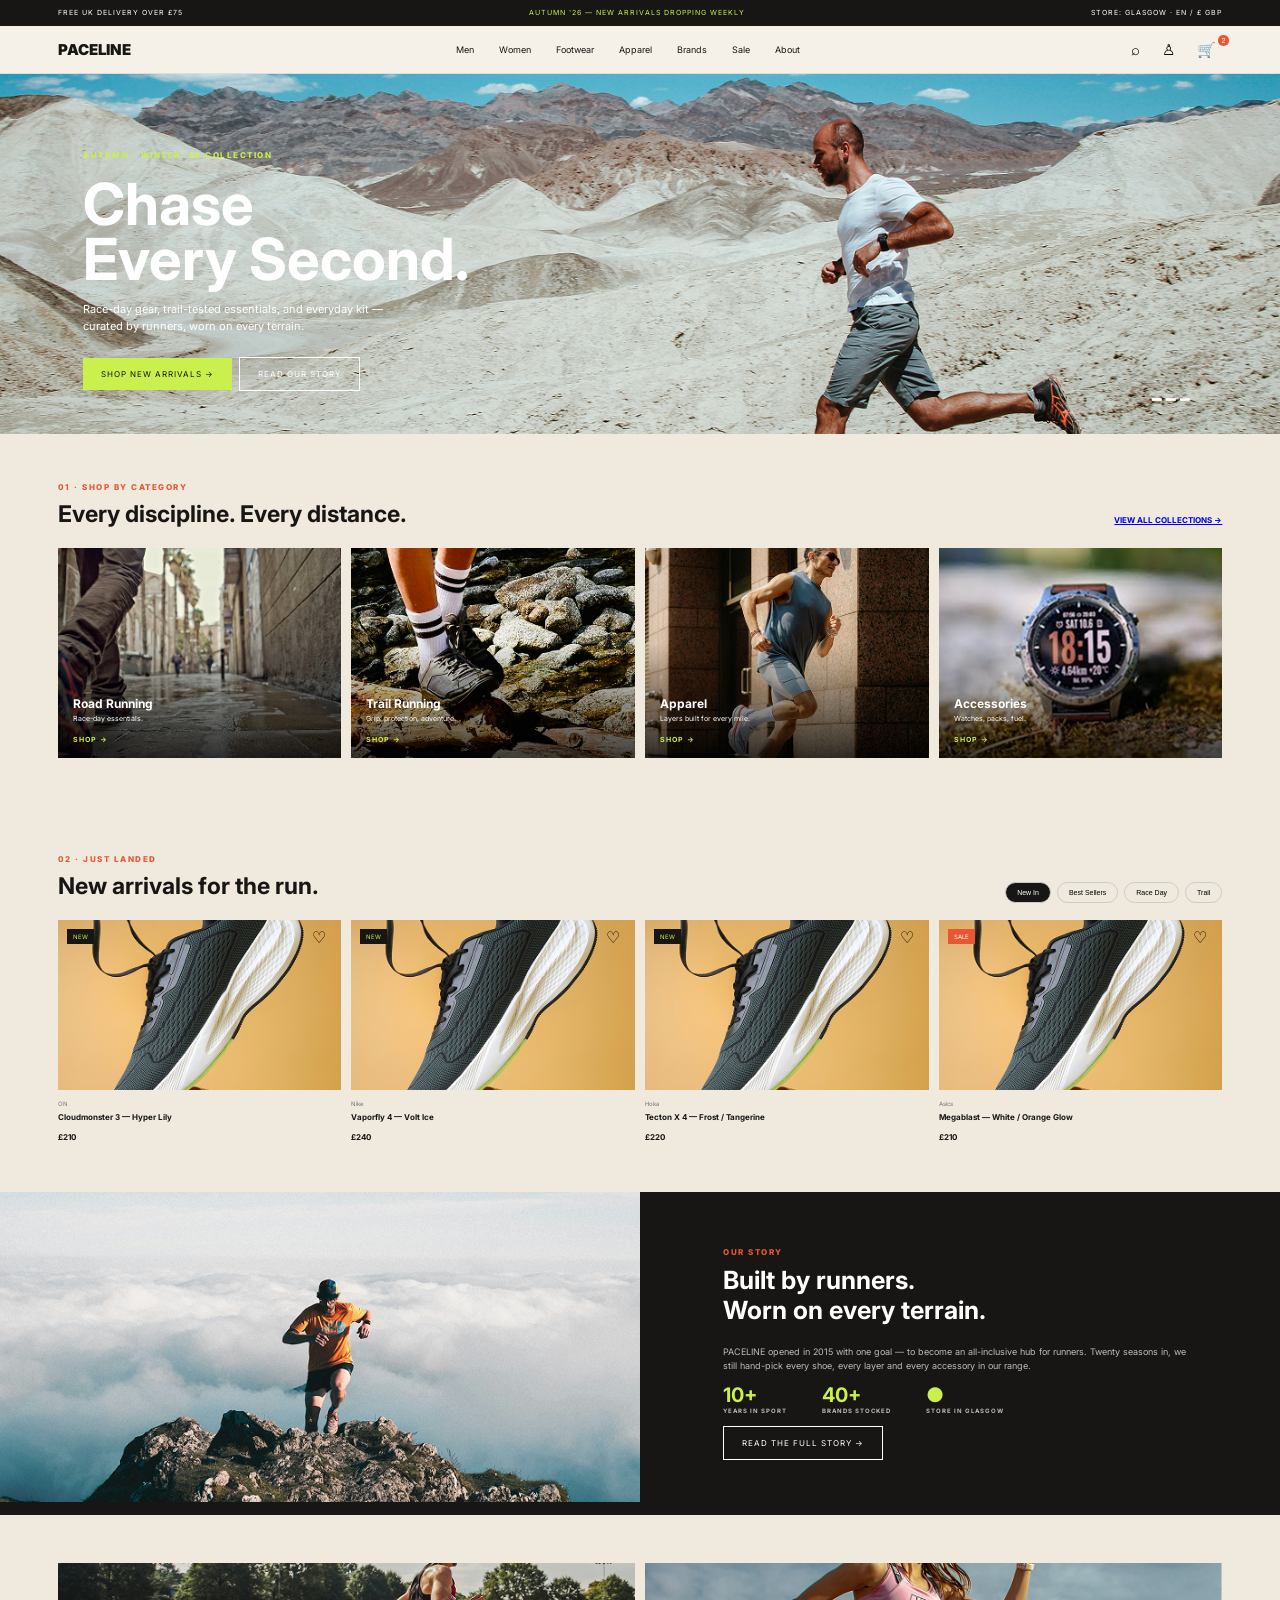
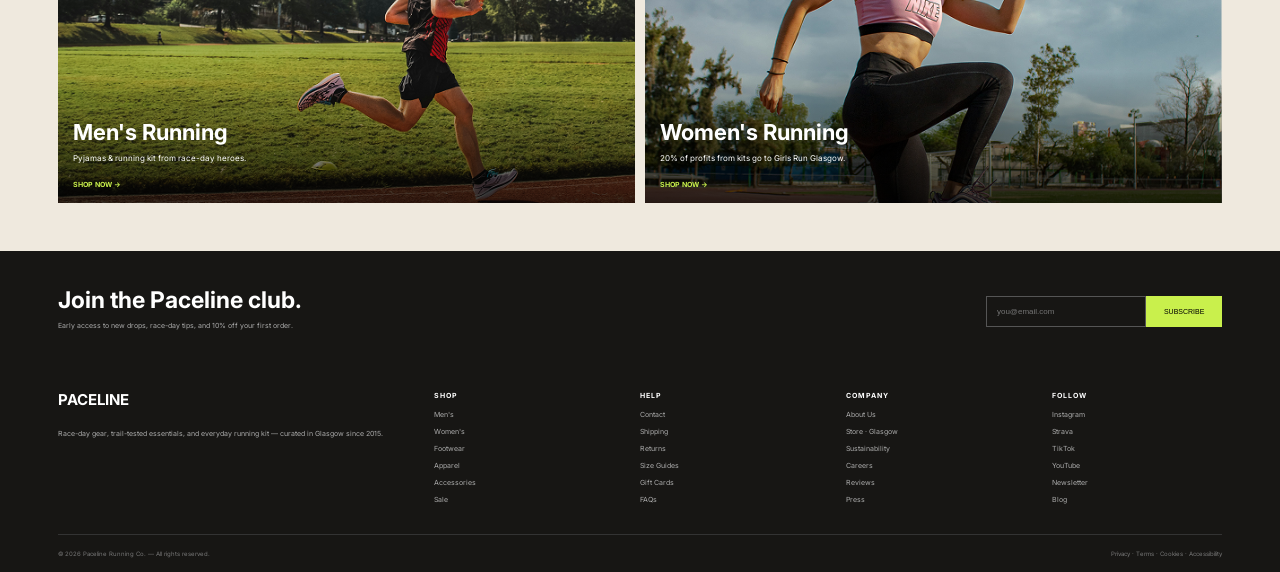
<file: index.html>
<!doctype html><html lang="en"><head><meta charset="utf-8"><meta name="viewport" content="width=device-width,initial-scale=1"><meta name="description" content="Paceline running gear"><title>Paceline — Chase Every Second</title><link rel="stylesheet" href="css/style.css"></head><body>
<a class="skip" href="#main">Skip to content</a><div class="announce">FREE UK DELIVERY OVER £75 <span>AUTUMN '26 — NEW ARRIVALS DROPPING WEEKLY</span><b>STORE: GLASGOW · EN / £ GBP</b></div>
<header class="header"><a class="logo" href="index.html">PACELINE</a><button class="hamb" aria-label="Open menu">☰</button><nav><a href="index.html">Men</a><a href="index.html">Women</a><a href="index.html">Footwear</a><a href="index.html">Apparel</a><a href="index.html">Brands</a><a href="index.html">Sale</a><a href="about.html">About</a></nav><div class="icons"><button aria-label="Search">⌕</button><button aria-label="Account">♙</button><button aria-label="Cart">🛒<i id="cartCount">2</i></button></div></header>
<main id="main">
<section class="hero"><img src="assets/images/hero_section/image1.png" alt="Runner crossing a mountain landscape"><div class="heroText"><small>AUTUMN · WINTER '26 COLLECTION</small><h1>Chase<br>Every Second.</h1><p>Race-day gear, trail-tested essentials, and everyday kit — curated by runners, worn on every terrain.</p><div><a class="limeBtn" href="#arrivals">SHOP NEW ARRIVALS →</a><a class="darkBtn" href="about.html">READ OUR STORY</a></div></div><div class="dots">━ ━ ━</div></section>
<section class="section categories"><div class="eyebrow">01 · SHOP BY CATEGORY</div><div class="sectionHead"><h2>Every discipline. Every distance.</h2><a href="#categories">VIEW ALL COLLECTIONS →</a></div><div class="catGrid" id="categories">
<a class="cat" href="#"><img src="assets/images/category_section/image1.png" alt="Road running"><div><h3>Road Running</h3><p>Race-day essentials.</p><b>SHOP →</b></div></a><a class="cat" href="#"><img src="assets/images/category_section/image2.png" alt="Trail running"><div><h3>Trail Running</h3><p>Grip, protection, adventure.</p><b>SHOP →</b></div></a><a class="cat" href="#"><img src="assets/images/category_section/image3.png" alt="Running apparel"><div><h3>Apparel</h3><p>Layers built for every mile.</p><b>SHOP →</b></div></a><a class="cat" href="#"><img src="assets/images/category_section/image4.png" alt="Running accessories"><div><h3>Accessories</h3><p>Watches, packs, fuel.</p><b>SHOP →</b></div></a></div></section>
<section class="section arrivals" id="arrivals"><div class="eyebrow">02 · JUST LANDED</div><div class="sectionHead"><h2>New arrivals for the run.</h2><div class="filters"><button class="active">New In</button><button>Best Sellers</button><button>Race Day</button><button>Trail</button></div></div><div class="products">
<div class="product" data-cat="New In"><div class="productImg"><span>NEW</span><button class="heart">♡</button><img src="assets/images/arrivals_section/image.png" alt="Cloudmonster 3 running shoe"></div><small>ON</small><h3>Cloudmonster 3 — Hyper Lily</h3><b>£210</b></div>
<div class="product" data-cat="Best Sellers"><div class="productImg"><span>NEW</span><button class="heart">♡</button><img src="assets/images/arrivals_section/image.png" alt="Vaporfly 4 running shoe"></div><small>Nike</small><h3>Vaporfly 4 — Volt Ice</h3><b>£240</b></div>
<div class="product" data-cat="Race Day"><div class="productImg"><span>NEW</span><button class="heart">♡</button><img src="assets/images/arrivals_section/image.png" alt="Tecton X 4 running shoe"></div><small>Hoka</small><h3>Tecton X 4 — Frost / Tangerine</h3><b>£220</b></div>
<div class="product" data-cat="Trail"><div class="productImg"><span class="sale">SALE</span><button class="heart">♡</button><img src="assets/images/arrivals_section/image.png" alt="Megablast running shoe"></div><small>Asics</small><h3>Megablast — White / Orange Glow</h3><b>£210</b></div></div></section>
<section class="story"><img src="assets/images/story_section/image.png" alt="Runner on a mountain"><div><div class="eyebrow">OUR STORY</div><h2>Built by runners.<br>Worn on every terrain.</h2><p>PACELINE opened in 2015 with one goal — to become an all-inclusive hub for runners. Twenty seasons in, we still hand-pick every shoe, every layer and every accessory in our range.</p><div class="stats"><b>10+<small>YEARS IN SPORT</small></b><b>40+<small>BRANDS STOCKED</small></b><b>●<small>STORE IN GLASGOW</small></b></div><a class="darkBtn" href="about.html">READ THE FULL STORY →</a></div></section>
<section class="explore"><a><img src="assets/images/explore_section/image_male.png" alt="Male runner"><div><h2>Men's Running</h2><p>Pyjamas & running kit from race-day heroes.</p><b>SHOP NOW →</b></div></a><a><img src="assets/images/explore_section/image_female.png" alt="Female runner"><div><h2>Women's Running</h2><p>20% of profits from kits go to Girls Run Glasgow.</p><b>SHOP NOW →</b></div></a></section>
</main><footer><div class="newsletter"><div><h2>Join the Paceline club.</h2><p>Early access to new drops, race-day tips, and 10% off your first order.</p></div><form id="newsletter"><input type="email" placeholder="you@email.com" required><button>SUBSCRIBE</button></form></div><div class="footerGrid"><div><h2>PACELINE</h2><p>Race-day gear, trail-tested essentials, and everyday running kit — curated in Glasgow since 2015.</p></div><div><b>SHOP</b><a>Men's</a><a>Women's</a><a>Footwear</a><a>Apparel</a><a>Accessories</a><a>Sale</a></div><div><b>HELP</b><a>Contact</a><a>Shipping</a><a>Returns</a><a>Size Guides</a><a>Gift Cards</a><a>FAQs</a></div><div><b>COMPANY</b><a>About Us</a><a>Store · Glasgow</a><a>Sustainability</a><a>Careers</a><a>Reviews</a><a>Press</a></div><div><b>FOLLOW</b><a>Instagram</a><a>Strava</a><a>TikTok</a><a>YouTube</a><a>Newsletter</a><a>Blog</a></div></div><div class="copyright">© 2026 Paceline Running Co. — All rights reserved. <span>Privacy · Terms · Cookies · Accessibility</span></div></footer><script src="js/main.js"></script></body></html>
</file>
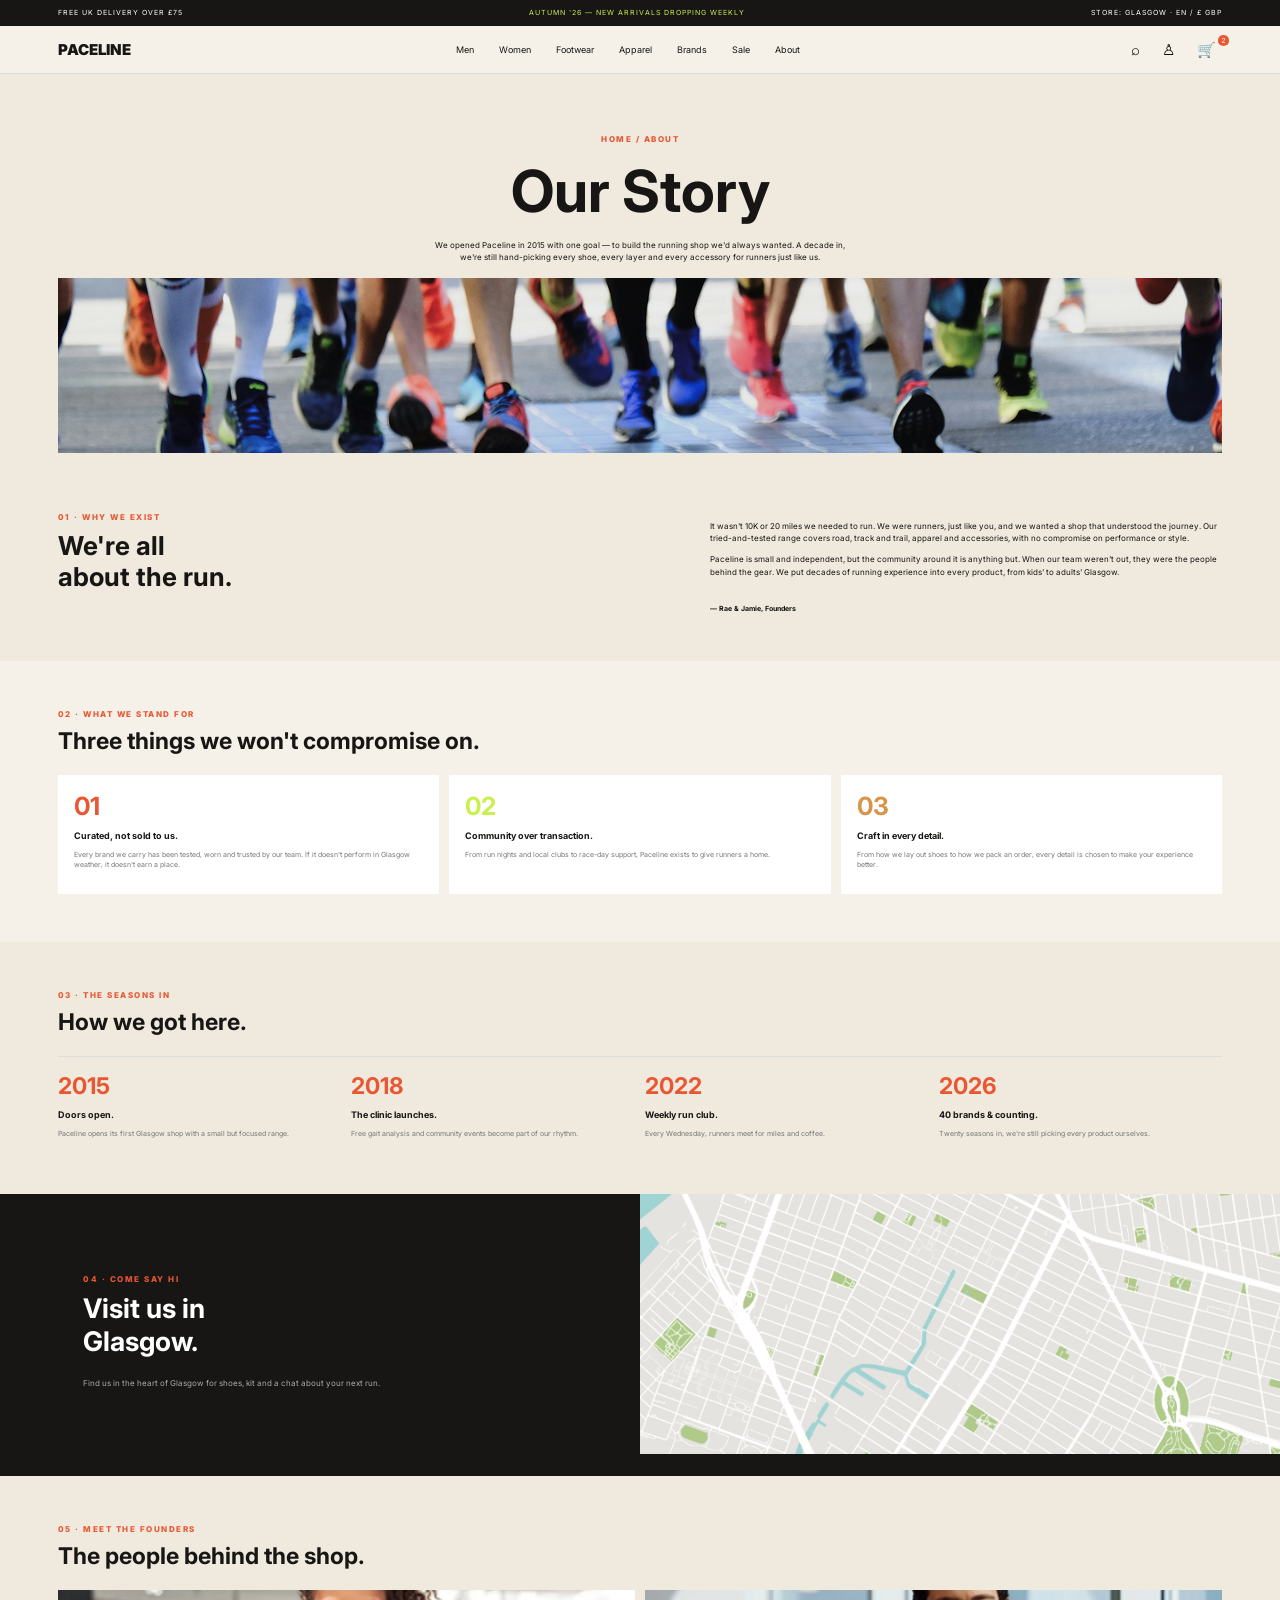
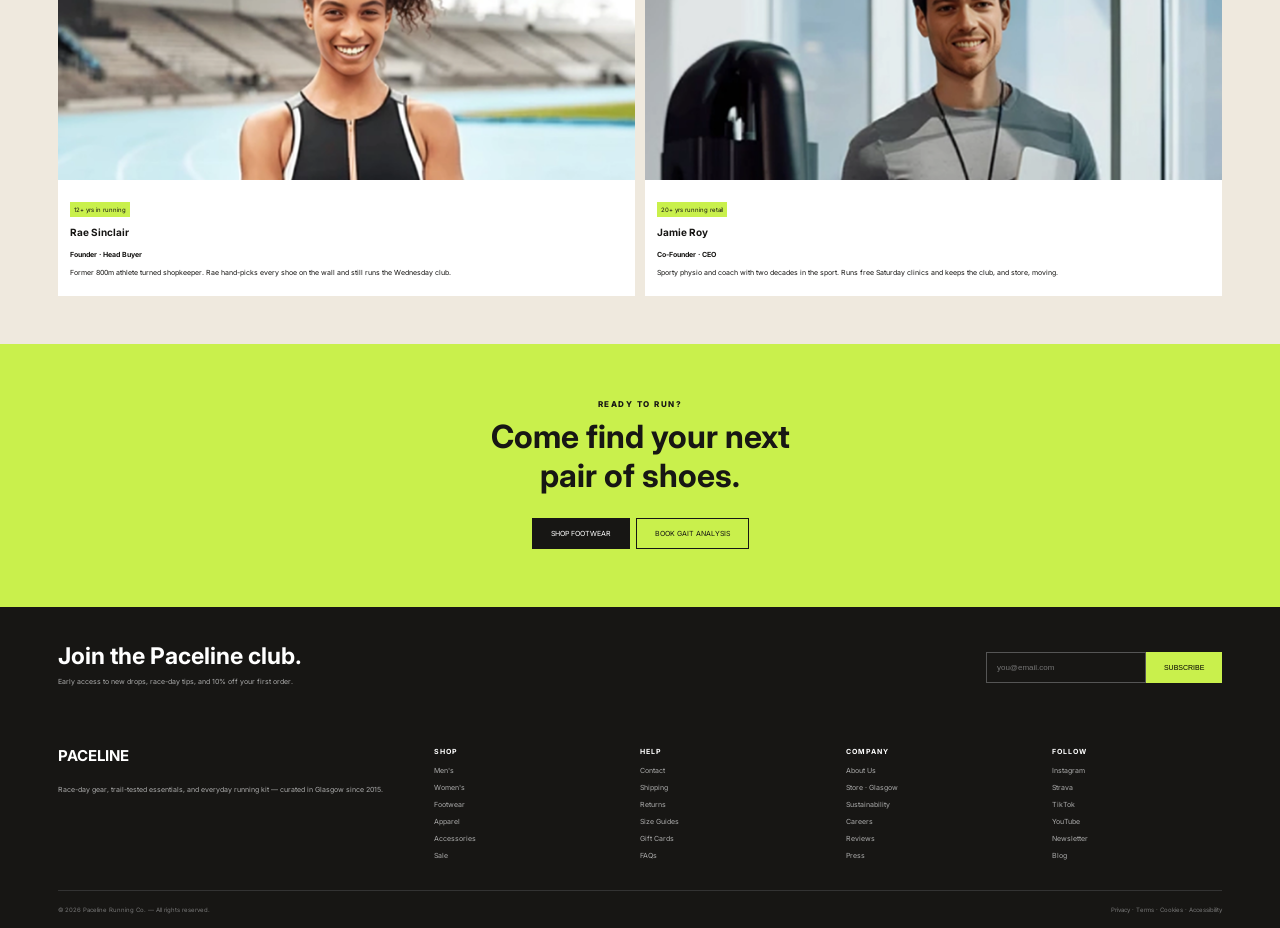
<file: about.html>
<!doctype html><html lang="en"><head><meta charset="utf-8"><meta name="viewport" content="width=device-width,initial-scale=1"><meta name="description" content="The Paceline story"><title>Paceline — Our Story</title><link rel="stylesheet" href="css/style.css"></head><body><a class="skip" href="#main">Skip to content</a><div class="announce">FREE UK DELIVERY OVER £75 <span>AUTUMN '26 — NEW ARRIVALS DROPPING WEEKLY</span><b>STORE: GLASGOW · EN / £ GBP</b></div><header class="header"><a class="logo" href="index.html">PACELINE</a><button class="hamb" aria-label="Open menu">☰</button><nav><a href="index.html">Men</a><a href="index.html">Women</a><a href="index.html">Footwear</a><a href="index.html">Apparel</a><a href="index.html">Brands</a><a href="index.html">Sale</a><a href="about.html">About</a></nav><div class="icons"><button>⌕</button><button>♙</button><button>🛒<i>2</i></button></div></header><main id="main"><section class="aboutHero"><div class="eyebrow">HOME / ABOUT</div><h1>Our Story</h1><p>We opened Paceline in 2015 with one goal — to build the running shop we'd always wanted. A decade in, we're still hand-picking every shoe, every layer and every accessory for runners just like us.</p><img src="assets/images/main_story_section/image_joggers.png" alt="Runners jogging together"></section>
<section class="why section"><div><div class="eyebrow">01 · WHY WE EXIST</div><h2>We're all<br>about the run.</h2></div><div><p>It wasn't 10K or 20 miles we needed to run. We were runners, just like you, and we wanted a shop that understood the journey. Our tried-and-tested range covers road, track and trail, apparel and accessories, with no compromise on performance or style.</p><p>Paceline is small and independent, but the community around it is anything but. When our team weren't out, they were the people behind the gear. We put decades of running experience into every product, from kids' to adults' Glasgow.</p><strong>— Rae & Jamie, Founders</strong></div></section>
<section class="three section"><div class="eyebrow">02 · WHAT WE STAND FOR</div><h2>Three things we won't compromise on.</h2><div class="threeGrid"><article><b>01</b><h3>Curated, not sold to us.</h3><p>Every brand we carry has been tested, worn and trusted by our team. If it doesn't perform in Glasgow weather, it doesn't earn a place.</p></article><article><b>02</b><h3>Community over transaction.</h3><p>From run nights and local clubs to race-day support, Paceline exists to give runners a home.</p></article><article><b>03</b><h3>Craft in every detail.</h3><p>From how we lay out shoes to how we pack an order, every detail is chosen to make your experience better.</p></article></div></section>
<section class="timeline section"><div class="eyebrow">03 · THE SEASONS IN</div><h2>How we got here.</h2><div class="timeGrid"><div><b>2015</b><h3>Doors open.</h3><p>Paceline opens its first Glasgow shop with a small but focused range.</p></div><div><b>2018</b><h3>The clinic launches.</h3><p>Free gait analysis and community events become part of our rhythm.</p></div><div><b>2022</b><h3>Weekly run club.</h3><p>Every Wednesday, runners meet for miles and coffee.</p></div><div><b>2026</b><h3>40 brands & counting.</h3><p>Twenty seasons in, we're still picking every product ourselves.</p></div></div></section>
<section class="visit"><div><div class="eyebrow">04 · COME SAY HI</div><h2>Visit us in<br>Glasgow.</h2><p>Find us in the heart of Glasgow for shoes, kit and a chat about your next run.</p></div><img src="assets/images/visit_us_section/map.png" alt="Map showing Paceline in Glasgow"></section>
<section class="founders section"><div class="eyebrow">05 · MEET THE FOUNDERS</div><h2>The people behind the shop.</h2><div class="founderGrid"><article><img src="assets/images/founders_section/image1.png" alt="Rae Sinclair"><div><span>12+ yrs in running</span><h3>Rae Sinclair</h3><b>Founder · Head Buyer</b><p>Former 800m athlete turned shopkeeper. Rae hand-picks every shoe on the wall and still runs the Wednesday club.</p></div></article><article><img src="assets/images/founders_section/image2.png" alt="Jamie Roy"><div><span>20+ yrs running retail</span><h3>Jamie Roy</h3><b>Co-Founder · CEO</b><p>Sporty physio and coach with two decades in the sport. Runs free Saturday clinics and keeps the club, and store, moving.</p></div></article></div></section>
<section class="cta"><div class="eyebrow">READY TO RUN?</div><h2>Come find your next<br>pair of shoes.</h2><div><a href="index.html#arrivals">SHOP FOOTWEAR</a><a href="#">BOOK GAIT ANALYSIS</a></div></section></main><footer><div class="newsletter"><div><h2>Join the Paceline club.</h2><p>Early access to new drops, race-day tips, and 10% off your first order.</p></div><form id="newsletter"><input type="email" placeholder="you@email.com" required><button>SUBSCRIBE</button></form></div><div class="footerGrid"><div><h2>PACELINE</h2><p>Race-day gear, trail-tested essentials, and everyday running kit — curated in Glasgow since 2015.</p></div><div><b>SHOP</b><a>Men's</a><a>Women's</a><a>Footwear</a><a>Apparel</a><a>Accessories</a><a>Sale</a></div><div><b>HELP</b><a>Contact</a><a>Shipping</a><a>Returns</a><a>Size Guides</a><a>Gift Cards</a><a>FAQs</a></div><div><b>COMPANY</b><a>About Us</a><a>Store · Glasgow</a><a>Sustainability</a><a>Careers</a><a>Reviews</a><a>Press</a></div><div><b>FOLLOW</b><a>Instagram</a><a>Strava</a><a>TikTok</a><a>YouTube</a><a>Newsletter</a><a>Blog</a></div></div><div class="copyright">© 2026 Paceline Running Co. — All rights reserved. <span>Privacy · Terms · Cookies · Accessibility</span></div></footer><script src="js/main.js"></script></body></html>
</file>
<file: css/style.css>
@import url('https://fonts.googleapis.com/css2?family=Inter:wght@400;500;600;700;800;900&display=swap');:root{--cream:#efe9de;--light:#f5f1e8;--ink:#171614;--lime:#c9f04c;--orange:#e95732}*{box-sizing:border-box}html{scroll-behavior:smooth}body{margin:0;background:var(--cream);color:var(--ink);font-family:Inter,Arial,sans-serif}.skip{position:absolute;left:-9999px}.skip:focus{left:10px;top:10px;z-index:99;background:#fff;padding:10px}.announce{height:26px;background:var(--ink);color:#fff;font-size:7px;letter-spacing:1px;padding:8px 4.5%;display:flex;justify-content:space-between}.announce span{color:var(--lime)}.announce b{font-weight:400}.header{height:48px;background:var(--light);display:flex;align-items:center;padding:0 4.5%;gap:30px;border-bottom:1px solid #ddd;position:sticky;top:0;z-index:20}.logo{font-weight:900;font-size:15px;color:var(--ink);text-decoration:none;margin-right:auto}.header nav{display:flex;gap:25px}.header nav a{font-size:9px;text-decoration:none;color:var(--ink)}.icons{display:flex;gap:10px;margin-left:auto}.icons button,.hamb{background:none;border:0;font-size:15px;cursor:pointer;position:relative}.icons i{position:absolute;font-size:7px;background:var(--orange);color:#fff;border-radius:50%;padding:2px 4px;top:-5px;right:-7px;font-style:normal}.hamb{display:none}.hero{height:360px;position:relative;color:white;overflow:hidden}.hero>img{width:100%;height:100%;object-fit:cover}.heroText{position:absolute;left:6.5%;top:68px;max-width:620px}.eyebrow,.heroText small{font-size:8px;letter-spacing:1.5px;color:var(--orange);font-weight:800}.heroText small{color:var(--lime)}h1{font-size:58px;line-height:.94;margin:15px 0}.heroText p{font-size:11px;line-height:1.5;max-width:340px}.limeBtn,.darkBtn{display:inline-block;padding:11px 18px;font-size:8px;letter-spacing:1px;text-decoration:none;margin-right:7px;margin-top:12px}.limeBtn{background:var(--lime);color:var(--ink)}.darkBtn{border:1px solid #fff;color:#fff}.dots{position:absolute;right:7%;bottom:25px;color:#fff}.section{padding:48px 4.5%}.sectionHead{display:flex;align-items:center;justify-content:space-between}.sectionHead h2,h2{font-size:23px;margin:8px 0 20px}.sectionHead>a{font-size:8px;font-weight:700}.catGrid,.products,.explore,.threeGrid,.timeGrid,.founderGrid{display:grid;gap:10px}.catGrid{grid-template-columns:repeat(4,1fr)}.cat{height:210px;position:relative;color:#fff;overflow:hidden}.cat img,.explore img{width:100%;height:100%;object-fit:cover}.cat:after,.explore a:after{content:"";position:absolute;inset:45% 0 0;background:linear-gradient(transparent,rgba(0,0,0,.75))}.cat div,.explore a div{position:absolute;z-index:2;bottom:12px;left:15px}.cat h3{font-size:12px;margin:0}.cat p,.cat b{font-size:7px;margin:3px 0}.cat b{color:var(--lime);letter-spacing:1px}.products{grid-template-columns:repeat(4,1fr)}.productImg{height:170px;background:#e8ae4c;position:relative;cursor:pointer;overflow:hidden}.productImg img{width:100%;height:100%;object-fit:cover}.productImg span{position:absolute;top:9px;left:9px;background:var(--ink);color:var(--lime);font-size:6px;padding:4px 6px;z-index:2}.productImg .sale{background:var(--orange);color:#fff}.heart{position:absolute;right:9px;top:7px;z-index:3;background:none;border:0;font-size:16px}.liked{color:#d33}.product>small{font-size:6px;color:#777}.product h3{font-size:8px;margin:2px 0}.product>b{font-size:8px}.filters{display:flex;gap:6px}.filters button{border:1px solid #ccc;background:transparent;border-radius:15px;padding:6px 11px;font-size:7px}.filters .active{background:var(--ink);color:#fff}.story{display:grid;grid-template-columns:1fr 1fr;background:var(--ink);color:#fff}.story>img{width:100%;height:310px;object-fit:cover}.story>div{padding:55px 13%}.story h2{font-size:25px}.story p{font-size:9px;line-height:1.6;color:#bbb}.stats{display:flex;gap:35px;color:var(--lime)}.stats b{font-size:20px}.stats small{display:block;font-size:6px;color:#bbb;letter-spacing:1px}.explore{grid-template-columns:1fr 1fr;padding:48px 4.5%}.explore a{height:240px;position:relative;color:#fff;overflow:hidden}.explore h2{font-size:22px;margin:0}.explore p{font-size:8px}.explore b{font-size:7px;color:var(--lime)}footer{background:var(--ink);color:#fff;padding:35px 4.5% 15px}.newsletter{display:flex;justify-content:space-between;align-items:center}.newsletter h2{margin:0}.newsletter p,footer p{font-size:7px;color:#aaa}.newsletter form{display:flex}.newsletter input{width:160px;background:transparent;border:1px solid #555;color:#fff;padding:10px;font-size:8px}.newsletter button{background:var(--lime);border:0;padding:0 18px;font-size:7px}.footerGrid{display:grid;grid-template-columns:2fr repeat(4,1fr);gap:35px;margin-top:45px}.footerGrid h2{font-size:15px}.footerGrid b{font-size:7px;letter-spacing:1px}.footerGrid a{display:block;color:#aaa;font-size:7px;margin-top:8px}.copyright{border-top:1px solid #333;margin-top:30px;padding-top:15px;color:#777;font-size:6px}.copyright span{float:right}.aboutHero{text-align:center;padding:60px 4.5% 0}.aboutHero h1{font-size:58px;margin:20px 0}.aboutHero p{font-size:8px;line-height:1.5;max-width:430px;margin:0 auto 15px}.aboutHero img{width:100%;height:175px;object-fit:cover;margin-top:0}.why{display:grid;grid-template-columns:1fr 1fr;gap:12%;padding-top:55px}.why h2{font-size:26px}.why p{font-size:8px;line-height:1.6}.why strong{font-size:7px;display:block;margin-top:25px}.three{background:var(--light)}.threeGrid{grid-template-columns:repeat(3,1fr)}.threeGrid article{background:#fff;padding:16px;min-height:115px}.threeGrid b,.timeGrid>b{font-size:25px;color:var(--orange)}.threeGrid article:nth-child(2) b{color:var(--lime)}.threeGrid article:nth-child(3) b{color:#d89449}.threeGrid h3,.timeGrid h3{font-size:9px}.threeGrid p,.timeGrid p{font-size:7px;line-height:1.5;color:#777}.timeGrid{grid-template-columns:repeat(4,1fr);border-top:1px solid #ddd}.timeGrid>div{padding-top:15px}.timeGrid b{font-size:23px;color:var(--orange)}.visit{display:grid;grid-template-columns:1fr 1fr;background:var(--ink);color:#fff}.visit>div{padding:80px 13%}.visit h2{font-size:27px}.visit p{font-size:8px;color:#aaa}.visit img{width:100%;height:260px;object-fit:cover}.founderGrid{grid-template-columns:1fr 1fr}.founderGrid article{background:#fff}.founderGrid img{width:100%;height:190px;object-fit:cover}.founderGrid article>div{padding:12px}.founderGrid span{background:var(--lime);font-size:6px;padding:4px}.founderGrid h3{font-size:10px;margin:10px 0 3px}.founderGrid b,.founderGrid p{font-size:7px}.cta{text-align:center;background:var(--lime);padding:55px 20px}.cta .eyebrow{color:var(--ink)}.cta h2{font-size:32px}.cta a{display:inline-block;padding:10px 18px;border:1px solid var(--ink);font-size:7px;text-decoration:none;color:var(--ink);margin:3px}.cta a:first-child{background:var(--ink);color:#fff}.open{display:flex!important}
@media(max-width:700px){.announce{font-size:5px}.announce b{display:none}.header{height:55px}.hamb{display:block;order:2}.header nav{display:none;position:absolute;top:55px;left:0;right:0;background:var(--light);padding:20px;flex-direction:column;gap:18px}.header nav.open{display:flex}.icons{order:3}.header nav a{font-size:11px}.hero{height:520px}.heroText{top:100px;left:7%;right:5%}.heroText h1{font-size:45px}.section{padding:38px 5%}.sectionHead{display:block}.catGrid,.products,.explore,.threeGrid,.founderGrid{grid-template-columns:1fr 1fr}.cat{height:180px}.productImg{height:150px}.filters{overflow:auto;margin-bottom:18px}.story{grid-template-columns:1fr}.story>img{height:240px}.story>div{padding:35px 8%}.explore{padding:30px 5%}.explore a{height:220px}.newsletter{display:block}.newsletter form{margin-top:15px}.footerGrid{grid-template-columns:1fr 1fr}.copyright span{float:none;display:block;margin-top:8px}.aboutHero h1{font-size:45px}.aboutHero img{height:180px}.why{grid-template-columns:1fr;gap:15px}.threeGrid,.timeGrid{grid-template-columns:1fr}.visit{grid-template-columns:1fr}.visit>div{padding:50px 8%}.founderGrid{grid-template-columns:1fr}.cta h2{font-size:27px}}
</file>
